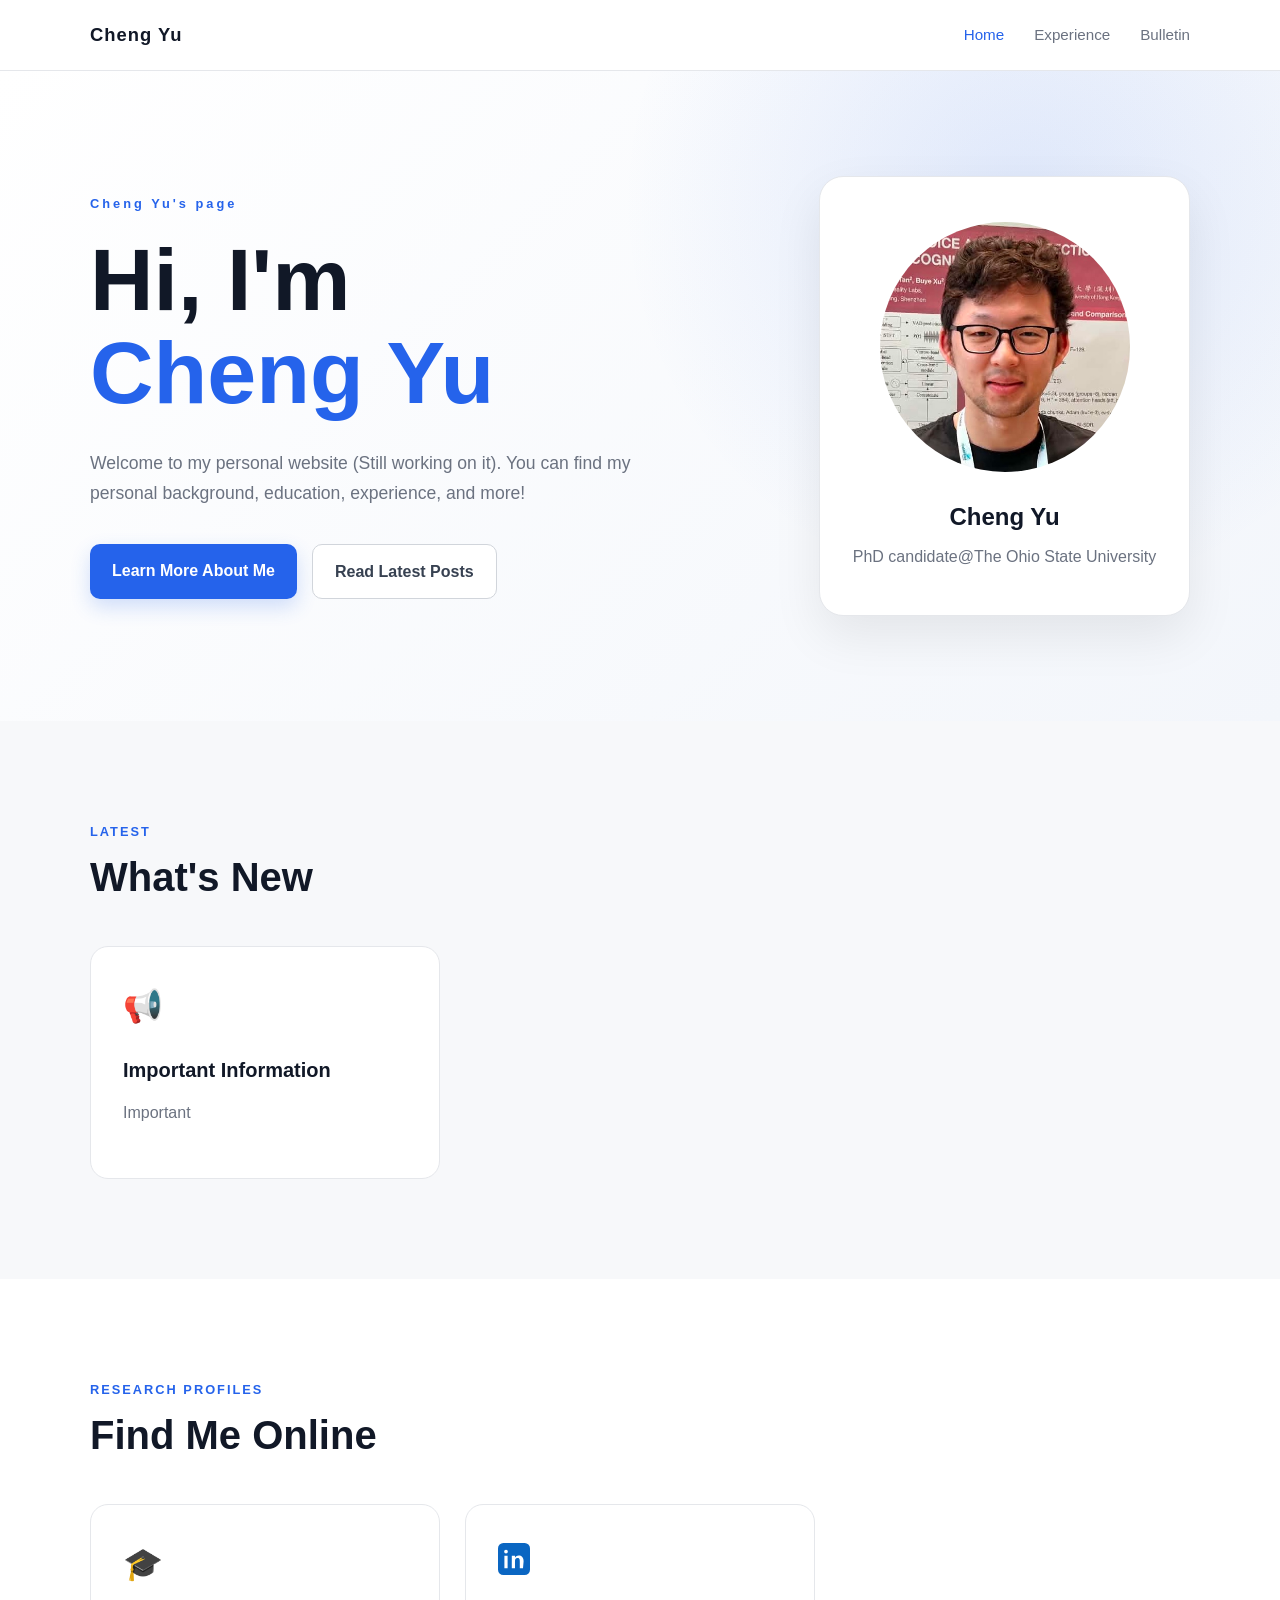
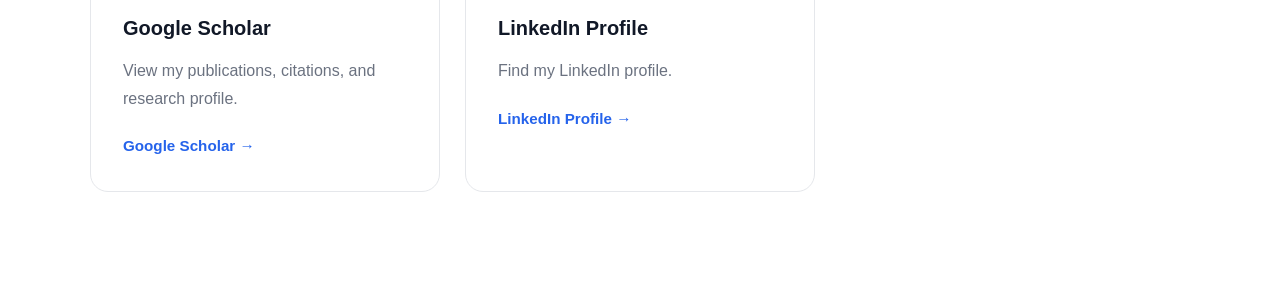
<file: index.html>
<!DOCTYPE html>
<html lang="en">

<head>
    <meta charset="UTF-8">
    <meta name="viewport" content="width=device-width, initial-scale=1.0">

    <title>My Personal Website</title>

    <link rel="stylesheet" href="style.css">
</head>

<body>

    <!-- Navigation Bar -->
    <header class="navbar">
        <div class="container nav-container">

            <a href="index.html" class="logo">
                Cheng Yu
            </a>

            <nav>
                <a href="index.html" class="active">Home</a>
                <a href="experience.html">Experience</a>
                <a href="bulletin.html">Bulletin</a>
            </nav>

        </div>
    </header>


    <!-- Hero Section -->
    <main>

        <section class="hero">
            <div class="container hero-content">

                <div class="hero-text">

                    <p class="hero-small">
                        Cheng Yu's page
                    </p>

                    <h1>
                        Hi, I'm<br>
                        <span>Cheng Yu</span>
                    </h1>

                    <p class="hero-description">
                        Welcome to my personal website (Still working on it).
                        You can find my personal background, education, experience, and more!
                    </p>

                    <div class="hero-buttons">

                        <a href="experience.html" class="btn primary">
                            Learn More About Me
                        </a>

                        <a href="bulletin.html" class="btn secondary">
                            Read Latest Posts
                        </a>

                    </div>

                </div>


                <!-- Profile Card -->
                <div class="hero-card">

                    <div class="profile-circle">
                        <img src="profile.jpg" alt="Profile Photo">
                    </div>

                    <h2>Cheng Yu</h2>

                    <p>
                        PhD candidate@The Ohio State University
                    </p>

                </div>

            </div>
        </section>


        <!-- Latest Information -->
        <section class="section">

            <div class="container">

                <div class="section-title">

                    <p>LATEST</p>

                    <h2>
                        What's New
                    </h2>

                </div>


                <div class="cards">

                    <!-- Information Card -->
                    <div class="card">

                        <span class="card-icon">
                            📢
                        </span>

                        <h3>
                            Important Information
                        </h3>

                        <p>
                            Important
        </section>

        <!-- ================================
             Research Profiles
        ================================= -->

        <section
            class="section"
            style="background: #ffffff;"
        >

            <div class="container">

                <div class="section-title">

                    <p>RESEARCH PROFILES</p>

                    <h2>
                        Find Me Online
                    </h2>

                </div>


                <div class="cards">


                    <!-- Google Scholar -->

                    <div class="card">

                        <span class="card-icon">
                            🎓
                        </span>

                        <h3>
                            Google Scholar
                        </h3>

                        <p>
                            View my publications,
                            citations, and research profile.
                        </p>

                        <a
                            href="https://scholar.google.com/citations?hl=zh-TW&user=RaVT25oAAAAJ"
                            target="_blank"
                            rel="noopener noreferrer"
                        >
                            Google Scholar →
                        </a>

                    </div>


                    <div class="card">

                        <span class="card-icon linkedin-icon">
                            <svg viewBox="0 0 24 24" width="32" height="32" aria-hidden="true">
                                <rect width="24" height="24" rx="4" fill="#0A66C2"/>
                                <path
                                    fill="#FFFFFF"
                                    d="M7.2 9.5H4.8V19h2.4V9.5zM6 5a1.4 1.4 0 1 0 0 2.8A1.4 1.4 0 0 0 6 5zM19.2 13.6c0-2.9-1.55-4.25-3.62-4.25-1.67 0-2.42.92-2.84 1.57V9.5h-2.4V19h2.4v-5.15c0-1.36.26-2.67 1.94-2.67 1.65 0 1.67 1.55 1.67 2.77V19h2.4l.45-5.4z"
                                />
                            </svg>
                        </span>

                        <h3>
                            LinkedIn Profile
                        </h3>

                        <p>
                            Find my LinkedIn profile.
                        </p>

                        <a
                            href="https://www.linkedin.com/in/williamchengyu/"
                            target="_blank"
                            rel="noopener noreferrer"
                        >
                            LinkedIn Profile →
                        </a>

                    </div>

                </div>

            </div>

        </section>
</file>
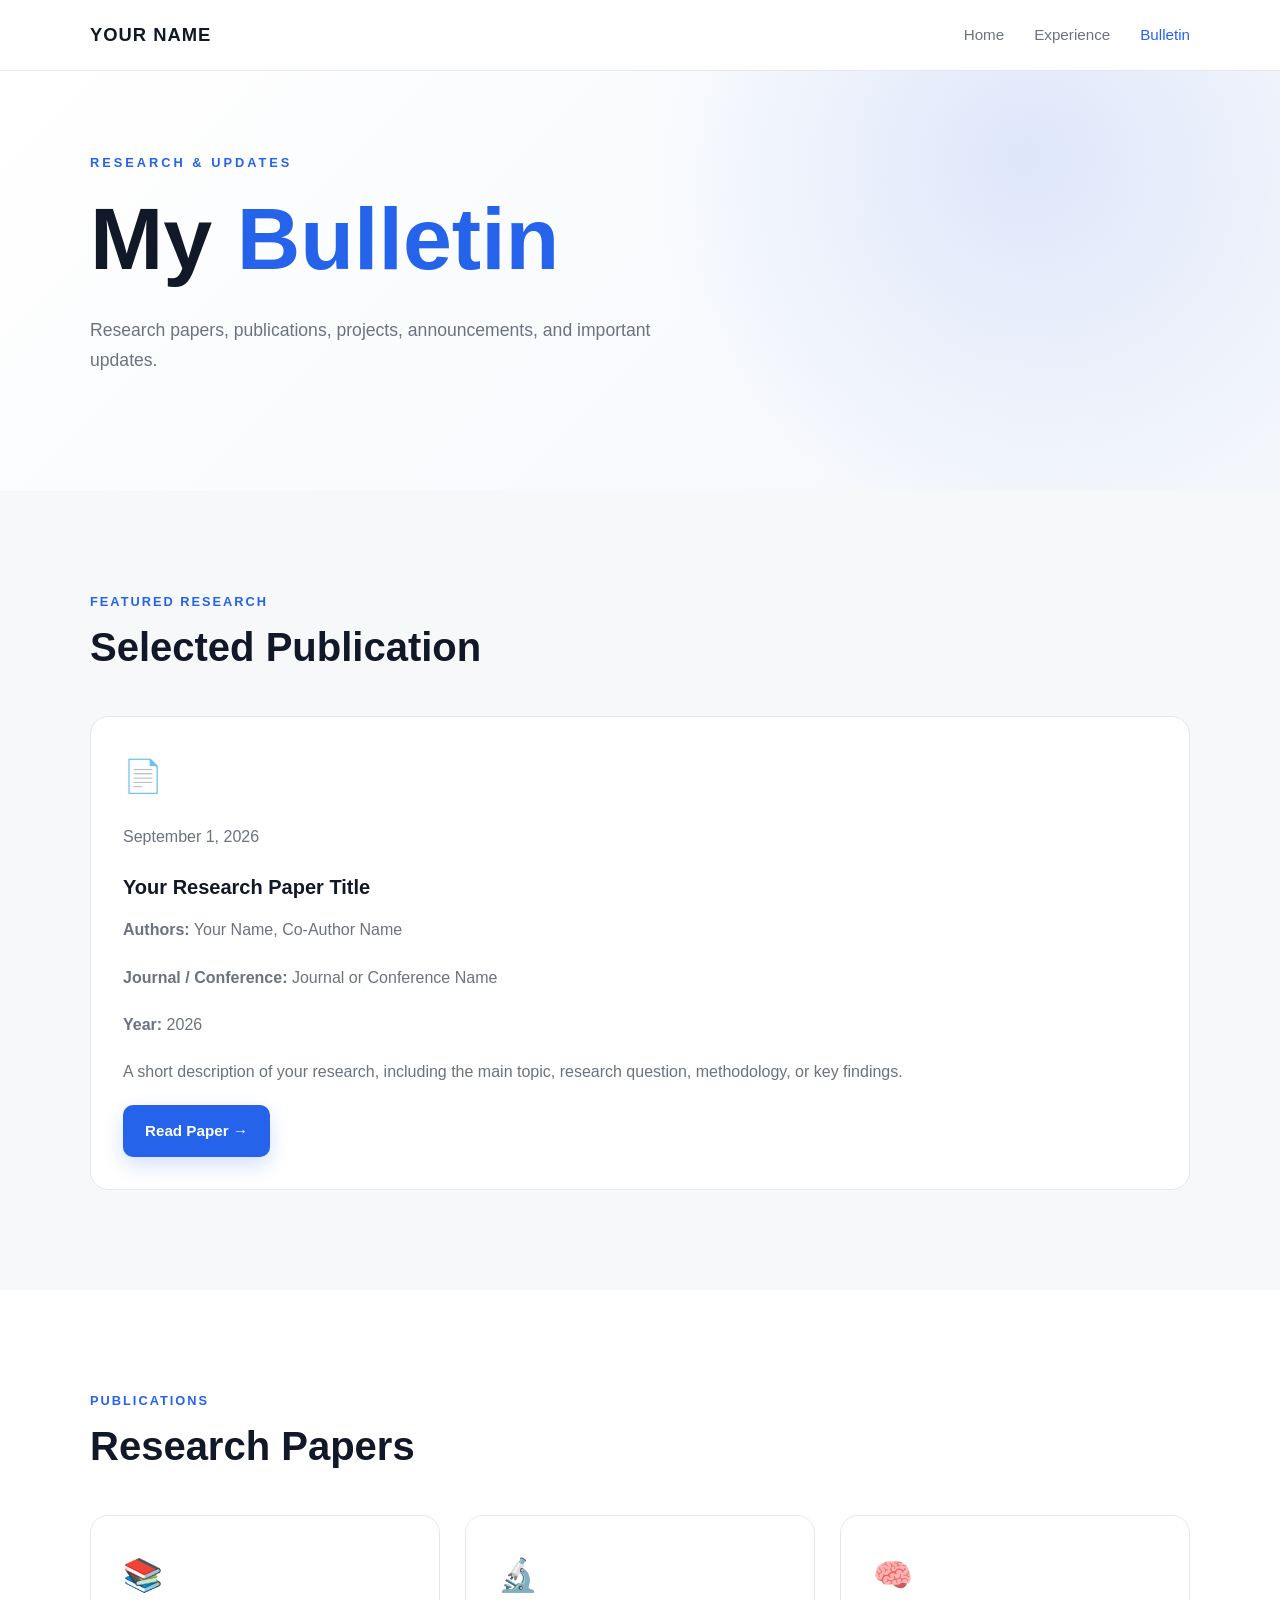
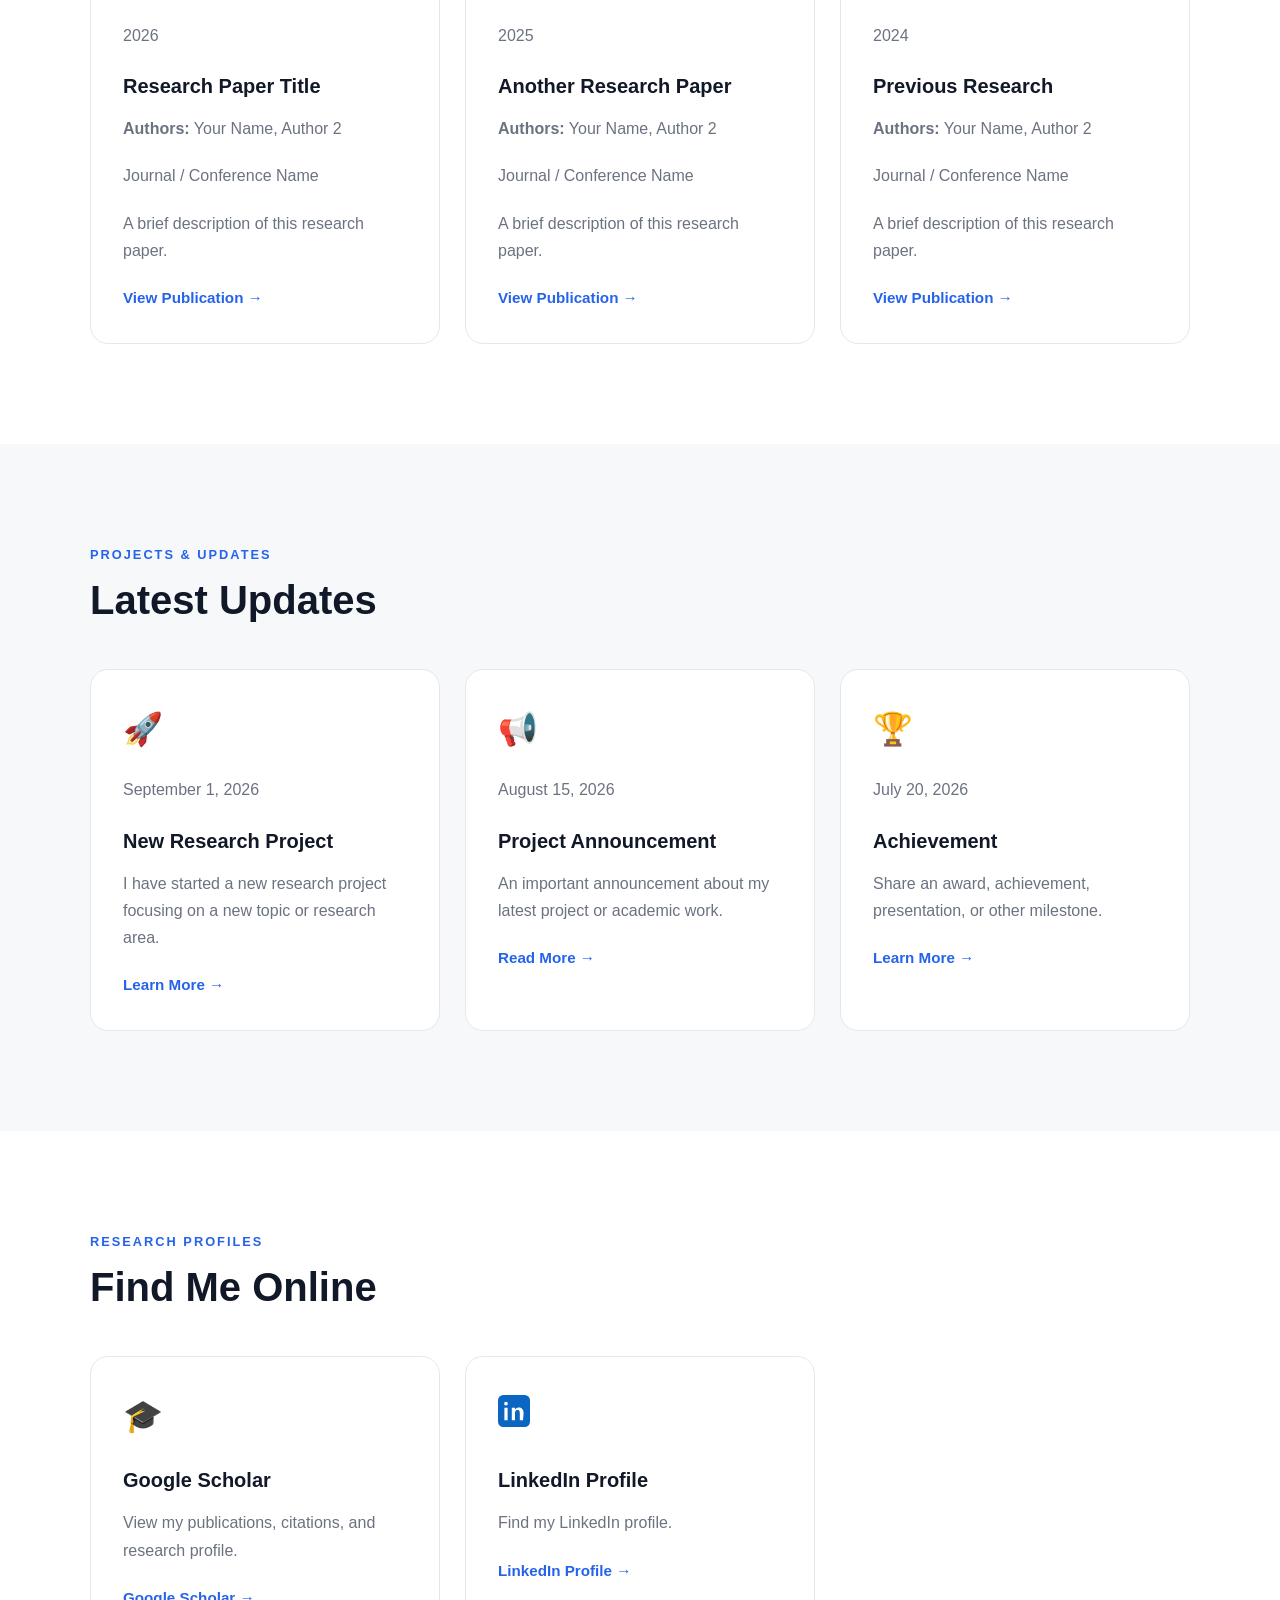
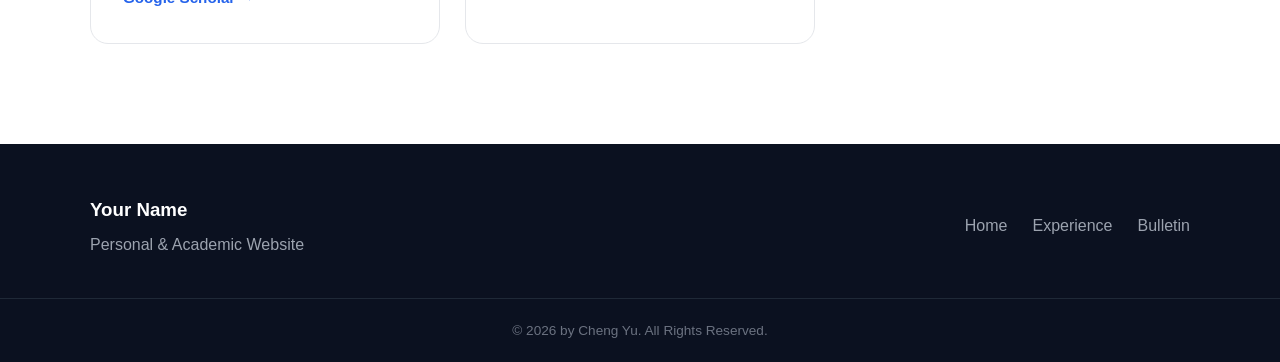
<file: bulletin.html>
<!DOCTYPE html>
<html lang="en">

<head>
    <meta charset="UTF-8">
    <meta name="viewport" content="width=device-width, initial-scale=1.0">

    <title>Bulletin | Your Name</title>

    <link rel="stylesheet" href="style.css">
</head>

<body>

    <!-- ================================
         Navigation
    ================================= -->

    <header class="navbar">

        <div class="container nav-container">

            <a href="index.html" class="logo">
                YOUR NAME
            </a>

            <nav>
                <a href="index.html">Home</a>
                <a href="experience.html">Experience</a>
                <a href="bulletin.html" class="active">
                    Bulletin
                </a>
            </nav>

        </div>

    </header>


    <main>

        <!-- ================================
             Page Header
        ================================= -->

        <section class="hero" style="min-height: 420px;">

            <div class="container">

                <p class="hero-small">
                    RESEARCH & UPDATES
                </p>

                <h1>
                    My <span>Bulletin</span>
                </h1>

                <p class="hero-description">
                    Research papers, publications, projects,
                    announcements, and important updates.
                </p>

            </div>

        </section>


        <!-- ================================
             Featured Research
        ================================= -->

        <section class="section">

            <div class="container">

                <div class="section-title">

                    <p>FEATURED RESEARCH</p>

                    <h2>
                        Selected Publication
                    </h2>

                </div>


                <article class="card">

                    <span class="card-icon">
                        📄
                    </span>

                    <p>
                        September 1, 2026
                    </p>

                    <h3>
                        Your Research Paper Title
                    </h3>

                    <p>
                        <strong>Authors:</strong>
                        Your Name, Co-Author Name
                    </p>

                    <p>
                        <strong>Journal / Conference:</strong>
                        Journal or Conference Name
                    </p>

                    <p>
                        <strong>Year:</strong>
                        2026
                    </p>

                    <p>
                        A short description of your research,
                        including the main topic, research question,
                        methodology, or key findings.
                    </p>

                    <a
                        href="https://doi.org/XXXXXXXX"
                        target="_blank"
                        rel="noopener noreferrer"
                        class="btn primary"
                    >
                        Read Paper →
                    </a>

                </article>

            </div>

        </section>


        <!-- ================================
             Publications
        ================================= -->

        <section
            class="section"
            style="background: #ffffff;"
        >

            <div class="container">

                <div class="section-title">

                    <p>PUBLICATIONS</p>

                    <h2>
                        Research Papers
                    </h2>

                </div>


                <div class="cards">


                    <!-- Publication 1 -->

                    <article class="card">

                        <span class="card-icon">
                            📚
                        </span>

                        <p>
                            2026
                        </p>

                        <h3>
                            Research Paper Title
                        </h3>

                        <p>
                            <strong>Authors:</strong>
                            Your Name, Author 2
                        </p>

                        <p>
                            Journal / Conference Name
                        </p>

                        <p>
                            A brief description of this
                            research paper.
                        </p>

                        <a
                            href="https://doi.org/XXXXXXXX"
                            target="_blank"
                            rel="noopener noreferrer"
                        >
                            View Publication →
                        </a>

                    </article>


                    <!-- Publication 2 -->

                    <article class="card">

                        <span class="card-icon">
                            🔬
                        </span>

                        <p>
                            2025
                        </p>

                        <h3>
                            Another Research Paper
                        </h3>

                        <p>
                            <strong>Authors:</strong>
                            Your Name, Author 2
                        </p>

                        <p>
                            Journal / Conference Name
                        </p>

                        <p>
                            A brief description of this
                            research paper.
                        </p>

                        <a
                            href="https://example.com/paper"
                            target="_blank"
                            rel="noopener noreferrer"
                        >
                            View Publication →
                        </a>

                    </article>


                    <!-- Publication 3 -->

                    <article class="card">

                        <span class="card-icon">
                            🧠
                        </span>

                        <p>
                            2024
                        </p>

                        <h3>
                            Previous Research
                        </h3>

                        <p>
                            <strong>Authors:</strong>
                            Your Name, Author 2
                        </p>

                        <p>
                            Journal / Conference Name
                        </p>

                        <p>
                            A brief description of this
                            research paper.
                        </p>

                        <a
                            href="https://example.com/paper"
                            target="_blank"
                            rel="noopener noreferrer"
                        >
                            View Publication →
                        </a>

                    </article>

                </div>

            </div>

        </section>


        <!-- ================================
             Projects & Updates
        ================================= -->

        <section class="section">

            <div class="container">

                <div class="section-title">

                    <p>PROJECTS & UPDATES</p>

                    <h2>
                        Latest Updates
                    </h2>

                </div>


                <div class="cards">


                    <!-- Update 1 -->

                    <article class="card">

                        <span class="card-icon">
                            🚀
                        </span>

                        <p>
                            September 1, 2026
                        </p>

                        <h3>
                            New Research Project
                        </h3>

                        <p>
                            I have started a new research project
                            focusing on a new topic or research area.
                        </p>

                        <a href="#">
                            Learn More →
                        </a>

                    </article>


                    <!-- Update 2 -->

                    <article class="card">

                        <span class="card-icon">
                            📢
                        </span>

                        <p>
                            August 15, 2026
                        </p>

                        <h3>
                            Project Announcement
                        </h3>

                        <p>
                            An important announcement about
                            my latest project or academic work.
                        </p>

                        <a href="#">
                            Read More →
                        </a>

                    </article>


                    <!-- Update 3 -->

                    <article class="card">

                        <span class="card-icon">
                            🏆
                        </span>

                        <p>
                            July 20, 2026
                        </p>

                        <h3>
                            Achievement
                        </h3>

                        <p>
                            Share an award, achievement,
                            presentation, or other milestone.
                        </p>

                        <a href="#">
                            Learn More →
                        </a>

                    </article>

                </div>

            </div>

        </section>


        <!-- ================================
             Research Profiles
        ================================= -->

        <section
            class="section"
            style="background: #ffffff;"
        >

            <div class="container">

                <div class="section-title">

                    <p>RESEARCH PROFILES</p>

                    <h2>
                        Find Me Online
                    </h2>

                </div>


                <div class="cards">


                    <!-- Google Scholar -->

                    <div class="card">

                        <span class="card-icon">
                            🎓
                        </span>

                        <h3>
                            Google Scholar
                        </h3>

                        <p>
                            View my publications,
                            citations, and research profile.
                        </p>

                        <a
                            href="https://scholar.google.com/citations?hl=zh-TW&user=RaVT25oAAAAJ"
                            target="_blank"
                            rel="noopener noreferrer"
                        >
                            Google Scholar →
                        </a>

                    </div>


                    <!-- ORCID -->

                    <!-- <div class="card">

                        <span class="card-icon">
                            🔬
                        </span>

                        <h3>
                            ORCID
                        </h3>

                        <p>
                            View my academic and research
                            profile.
                        </p>

                        <a
                            href="https://orcid.org/"
                            target="_blank"
                            rel="noopener noreferrer"
                        >
                            ORCID →
                        </a>

                    </div> -->


                    <!-- ResearchGate -->

                    <!-- <div class="card">

                        <span class="card-icon">
                            📖
                        </span>

                        <h3>
                            Research Profile
                        </h3>

                        <p>
                            Find my research papers
                            and academic work.
                        </p>

                        <a
                            href="#"
                            target="_blank"
                            rel="noopener noreferrer"
                        >
                            Research Profile →
                        </a>

                    </div> -->

                    <div class="card">

                        <span class="card-icon linkedin-icon">
                            <svg viewBox="0 0 24 24" width="32" height="32" aria-hidden="true">
                                <rect width="24" height="24" rx="4" fill="#0A66C2"/>
                                <path
                                    fill="#FFFFFF"
                                    d="M7.2 9.5H4.8V19h2.4V9.5zM6 5a1.4 1.4 0 1 0 0 2.8A1.4 1.4 0 0 0 6 5zM19.2 13.6c0-2.9-1.55-4.25-3.62-4.25-1.67 0-2.42.92-2.84 1.57V9.5h-2.4V19h2.4v-5.15c0-1.36.26-2.67 1.94-2.67 1.65 0 1.67 1.55 1.67 2.77V19h2.4l.45-5.4z"
                                />
                            </svg>
                        </span>

                        <h3>
                            LinkedIn Profile
                        </h3>

                        <p>
                            Find my LinkedIn profile.
                        </p>

                        <a
                            href="https://www.linkedin.com/in/williamchengyu/"
                            target="_blank"
                            rel="noopener noreferrer"
                        >
                            LinkedIn Profile →
                        </a>

                    </div>

                </div>

            </div>

        </section>


    </main>


    <!-- ================================
         Footer
    ================================= -->

    <footer>

        <div class="container footer-content">

            <div>

                <h3>
                    Your Name
                </h3>

                <p>
                    Personal & Academic Website
                </p>

            </div>


            <div class="footer-links">

                <a href="index.html">
                    Home
                </a>

                <a href="experience.html">
                    Experience
                </a>

                <a href="bulletin.html">
                    Bulletin
                </a>

            </div>

        </div>


        <div class="copyright">
            © 2026 by Cheng Yu. All Rights Reserved.
        </div>

    </footer>

</body>

</html>
</file>
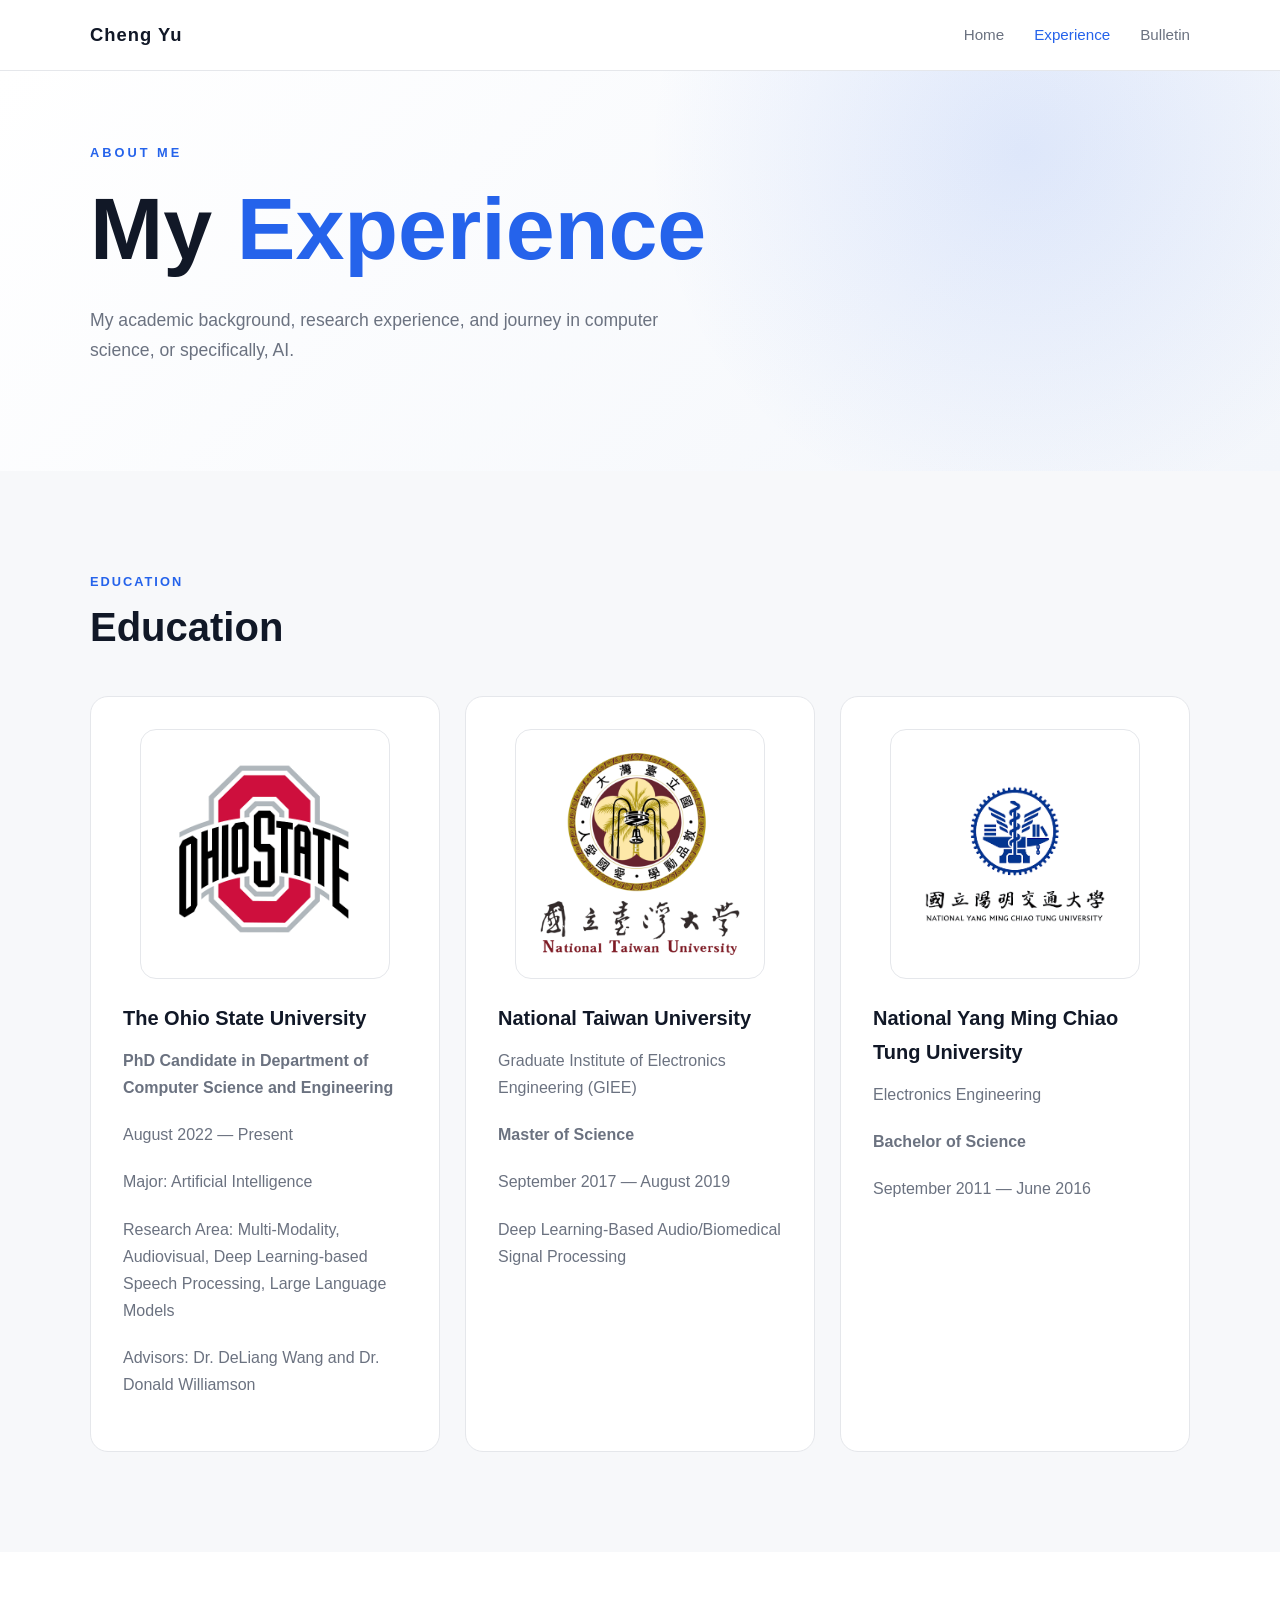
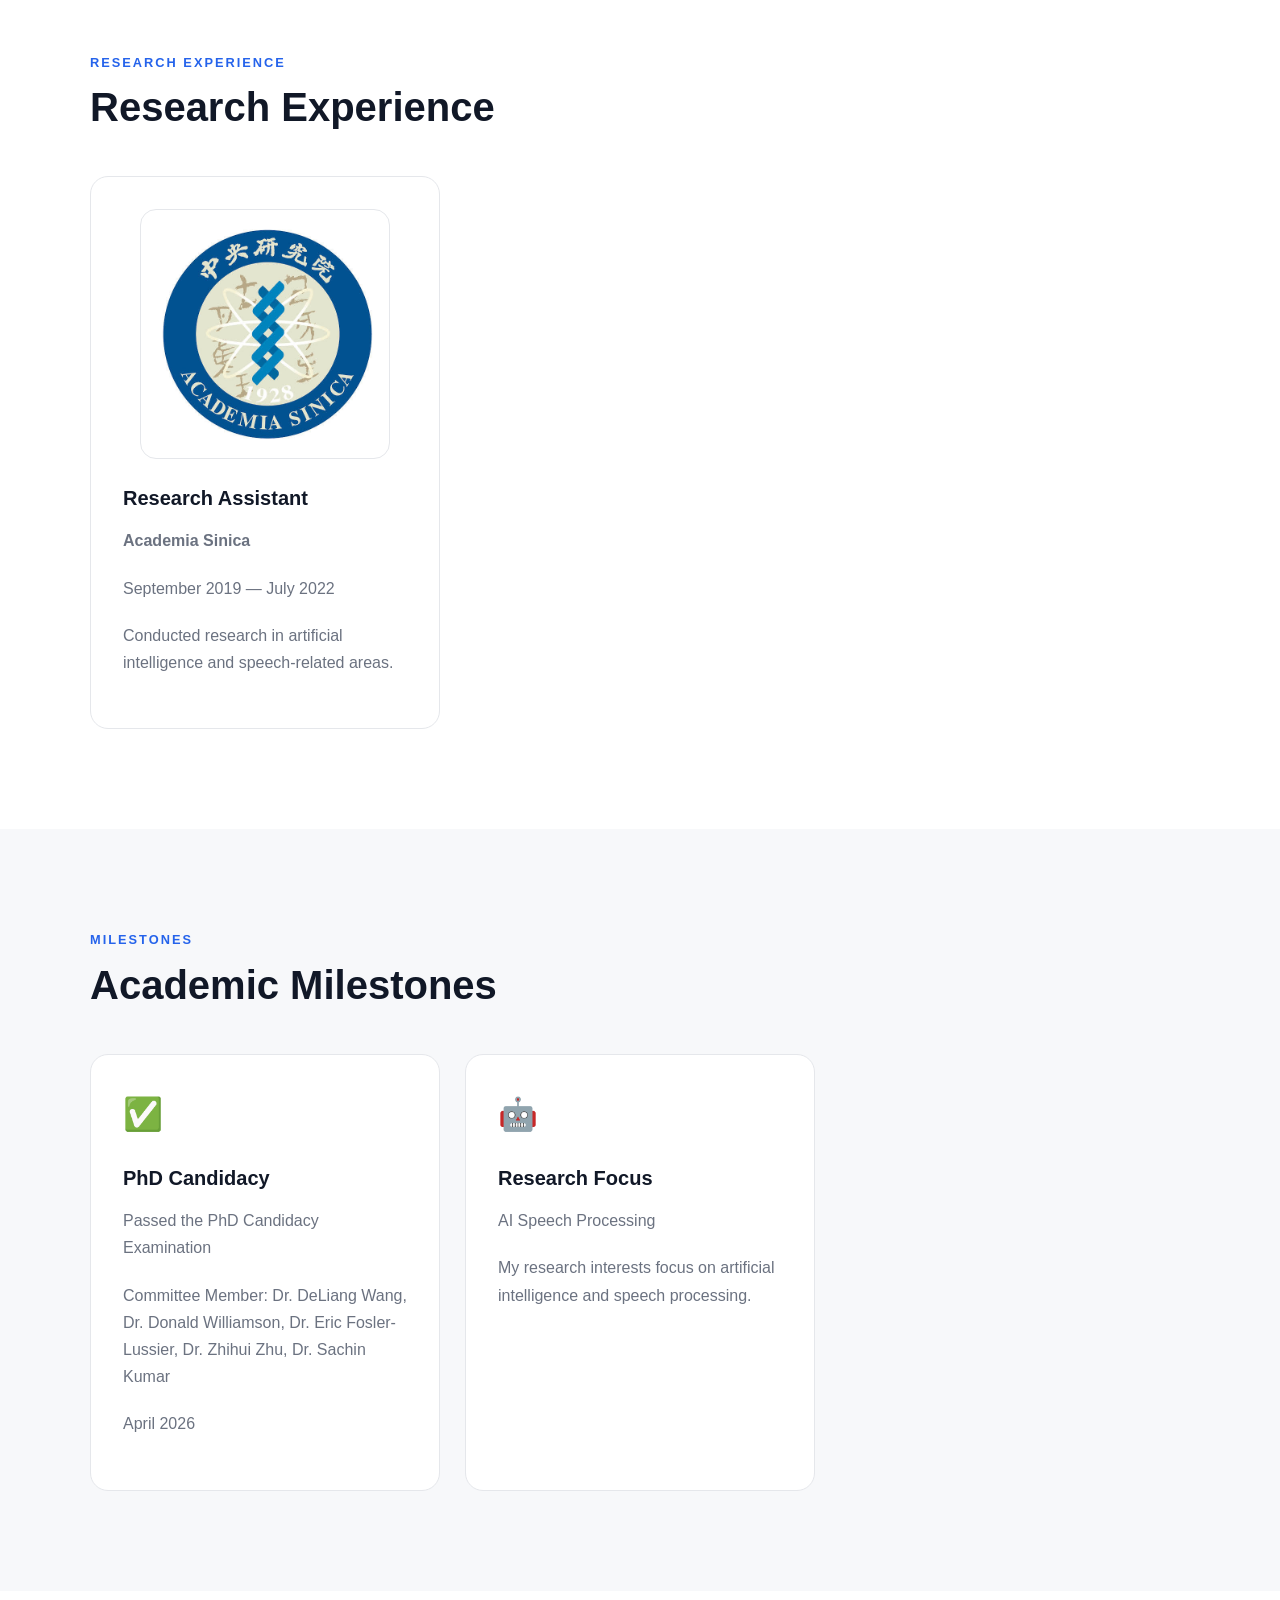
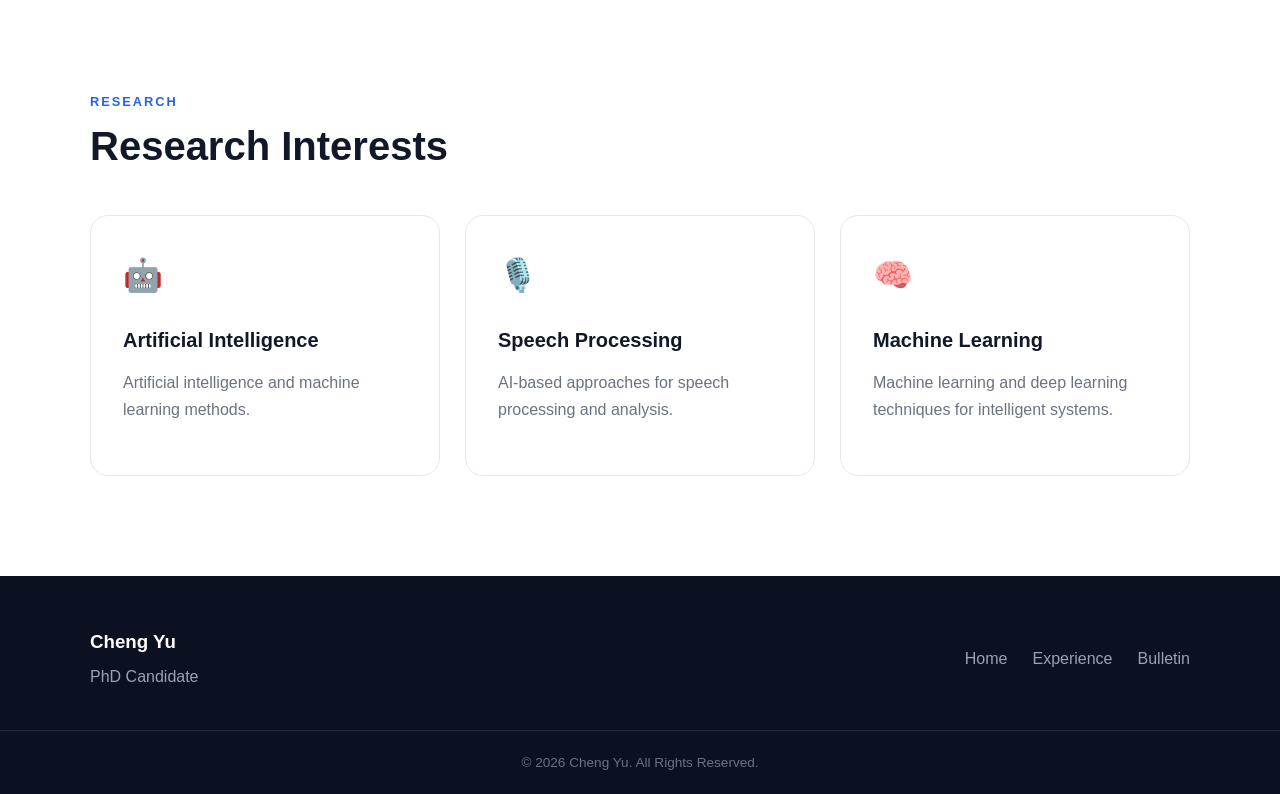
<file: experience.html>
<!DOCTYPE html>
<html lang="en">

<head>
    <meta charset="UTF-8">
    <meta name="viewport" content="width=device-width, initial-scale=1.0">

    <title>Experience | Cheng Yu</title>

    <link rel="stylesheet" href="style.css">
</head>

<body>

    <!-- ================================
         Navigation
    ================================= -->

    <header class="navbar">

        <div class="container nav-container">

            <a href="index.html" class="logo">
                Cheng Yu
            </a>

            <nav>
                <a href="index.html">
                    Home
                </a>

                <a href="experience.html" class="active">
                    Experience
                </a>

                <a href="bulletin.html">
                    Bulletin
                </a>
            </nav>

        </div>

    </header>


    <!-- ================================
         Main Content
    ================================= -->

    <main>


        <!-- ================================
             Page Header
        ================================= -->

        <section class="hero experience-hero">

            <div class="container">

                <p class="hero-small">
                    ABOUT ME
                </p>

                <h1>
                    My <span>Experience</span>
                </h1>

                <p class="hero-description">
                    My academic background, research experience,
                    and journey in computer science, or specifically, AI.
                </p>

            </div>

        </section>


        <!-- ================================
             Education
        ================================= -->

        <section class="section">

            <div class="container">

                <div class="section-title">

                    <p>
                        EDUCATION
                    </p>

                    <h2>
                        Education
                    </h2>

                </div>


                <div class="cards">


                    <!-- Ohio State University -->

                    <div class="card">

                        <div class="school-logo">
                            <img src="osu_logo.png" alt="The Ohio State University logo">
                        </div>

                        <h3>
                            The Ohio State University
                        </h3>

                        <p>
                            <strong>
                                PhD Candidate in Department of Computer Science and Engineering
                            </strong>
                        </p>

                        <p>
                            August 2022 — Present
                        </p>

                        <p>
                            Major: Artificial Intelligence
                        </p>

                        <p>
                            Research Area: Multi-Modality, Audiovisual, Deep Learning-based Speech Processing, Large Language Models
                        </p>

                        <p>
                            Advisors: Dr. DeLiang Wang and
                            Dr. Donald Williamson
                        </p>

                    </div>


                    <!-- National Taiwan University -->

                    <div class="card">

                        <div class="school-logo">
                            <img src="ntu_logo.png" alt="National Taiwan University logo">
                        </div>

                        <h3>
                            National Taiwan University
                        </h3>

                        <p>
                            Graduate Institute of Electronics Engineering (GIEE)
                        </p>

                        <p>
                            <strong>
                                Master of Science
                            </strong>
                        </p>

                        <p>
                            September 2017 — August 2019
                        </p>

                        <p>
                            Deep Learning-Based Audio/Biomedical Signal Processing
                        </p>
                        

                    </div>


                    <!-- National Chiao Tung University -->

                    <div class="card">

                        <div class="school-logo">
                            <img src="ncyu_logo.png" alt="National Chiao Tung University logo">
                        </div>

                        <h3>
                            National Yang Ming Chiao Tung University
                        </h3>

                        <p>
                            Electronics Engineering
                        </p>

                        <p>
                            <strong>
                                Bachelor of Science
                            </strong>
                        </p>

                        <p>
                            September 2011 — June 2016
                        </p>

                    </div>

                </div>

            </div>

        </section>


        <!-- ================================
             Research Experience
        ================================= -->

        <section class="section" style="background: #ffffff;">

            <div class="container">

                <div class="section-title">

                    <p>
                        RESEARCH EXPERIENCE
                    </p>

                    <h2>
                        Research Experience
                    </h2>

                </div>


                <div class="cards">


                    <!-- Academia Sinica -->

                    <div class="card">

                        <div class="school-logo">
                            <img src="as.png" alt="Academia Sinica logo">
                        </div>

                        <h3>
                            Research Assistant
                        </h3>

                        <p>
                            <strong>
                                Academia Sinica
                            </strong>
                        </p>

                        <p>
                            September 2019 — July 2022
                        </p>

                        <p>
                            Conducted research in artificial intelligence
                            and speech-related areas.
                        </p>

                    </div>

                </div>

            </div>

        </section>


        <!-- ================================
             Academic Milestones
        ================================= -->

        <section class="section">

            <div class="container">

                <div class="section-title">

                    <p>
                        MILESTONES
                    </p>

                    <h2>
                        Academic Milestones
                    </h2>

                </div>


                <div class="cards">


                    <!-- PhD Candidacy -->

                    <div class="card">

                        <span class="card-icon">
                            ✅
                        </span>

                        <h3>
                            PhD Candidacy
                        </h3>

                        <p>
                            Passed the PhD Candidacy Examination
                        </p>

                        <p>
                            Committee Member: Dr. DeLiang Wang, Dr. Donald Williamson, Dr. Eric Fosler-Lussier, Dr. Zhihui Zhu, Dr. Sachin Kumar
                        </p>

                        <p>
                            April 2026
                        </p>

                    </div>


                    <!-- Research Focus -->

                    <div class="card">

                        <span class="card-icon">
                            🤖
                        </span>

                        <h3>
                            Research Focus
                        </h3>

                        <p>
                            AI Speech Processing
                        </p>

                        <p>
                            My research interests focus on
                            artificial intelligence and speech processing.
                        </p>

                    </div>

                </div>

            </div>

        </section>


        <!-- ================================
             Research Interests
        ================================= -->

        <section class="section" style="background: #ffffff;">

            <div class="container">

                <div class="section-title">

                    <p>
                        RESEARCH
                    </p>

                    <h2>
                        Research Interests
                    </h2>

                </div>


                <div class="cards">


                    <div class="card">

                        <span class="card-icon">
                            🤖
                        </span>

                        <h3>
                            Artificial Intelligence
                        </h3>

                        <p>
                            Artificial intelligence and
                            machine learning methods.
                        </p>

                    </div>


                    <div class="card">

                        <span class="card-icon">
                            🎙️
                        </span>

                        <h3>
                            Speech Processing
                        </h3>

                        <p>
                            AI-based approaches for
                            speech processing and analysis.
                        </p>

                    </div>


                    <div class="card">

                        <span class="card-icon">
                            🧠
                        </span>

                        <h3>
                            Machine Learning
                        </h3>

                        <p>
                            Machine learning and deep learning
                            techniques for intelligent systems.
                        </p>

                    </div>

                </div>

            </div>

        </section>


    </main>


    <!-- ================================
         Footer
    ================================= -->

    <footer>

        <div class="container footer-content">

            <div>

                <h3>
                    Cheng Yu
                </h3>

                <p>
                    PhD Candidate
                </p>

            </div>


            <div class="footer-links">

                <a href="index.html">
                    Home
                </a>

                <a href="experience.html">
                    Experience
                </a>

                <a href="bulletin.html">
                    Bulletin
                </a>

            </div>

        </div>


        <div class="copyright">

            © 2026 Cheng Yu. All Rights Reserved.

        </div>

    </footer>


</body>

</html>
</file>
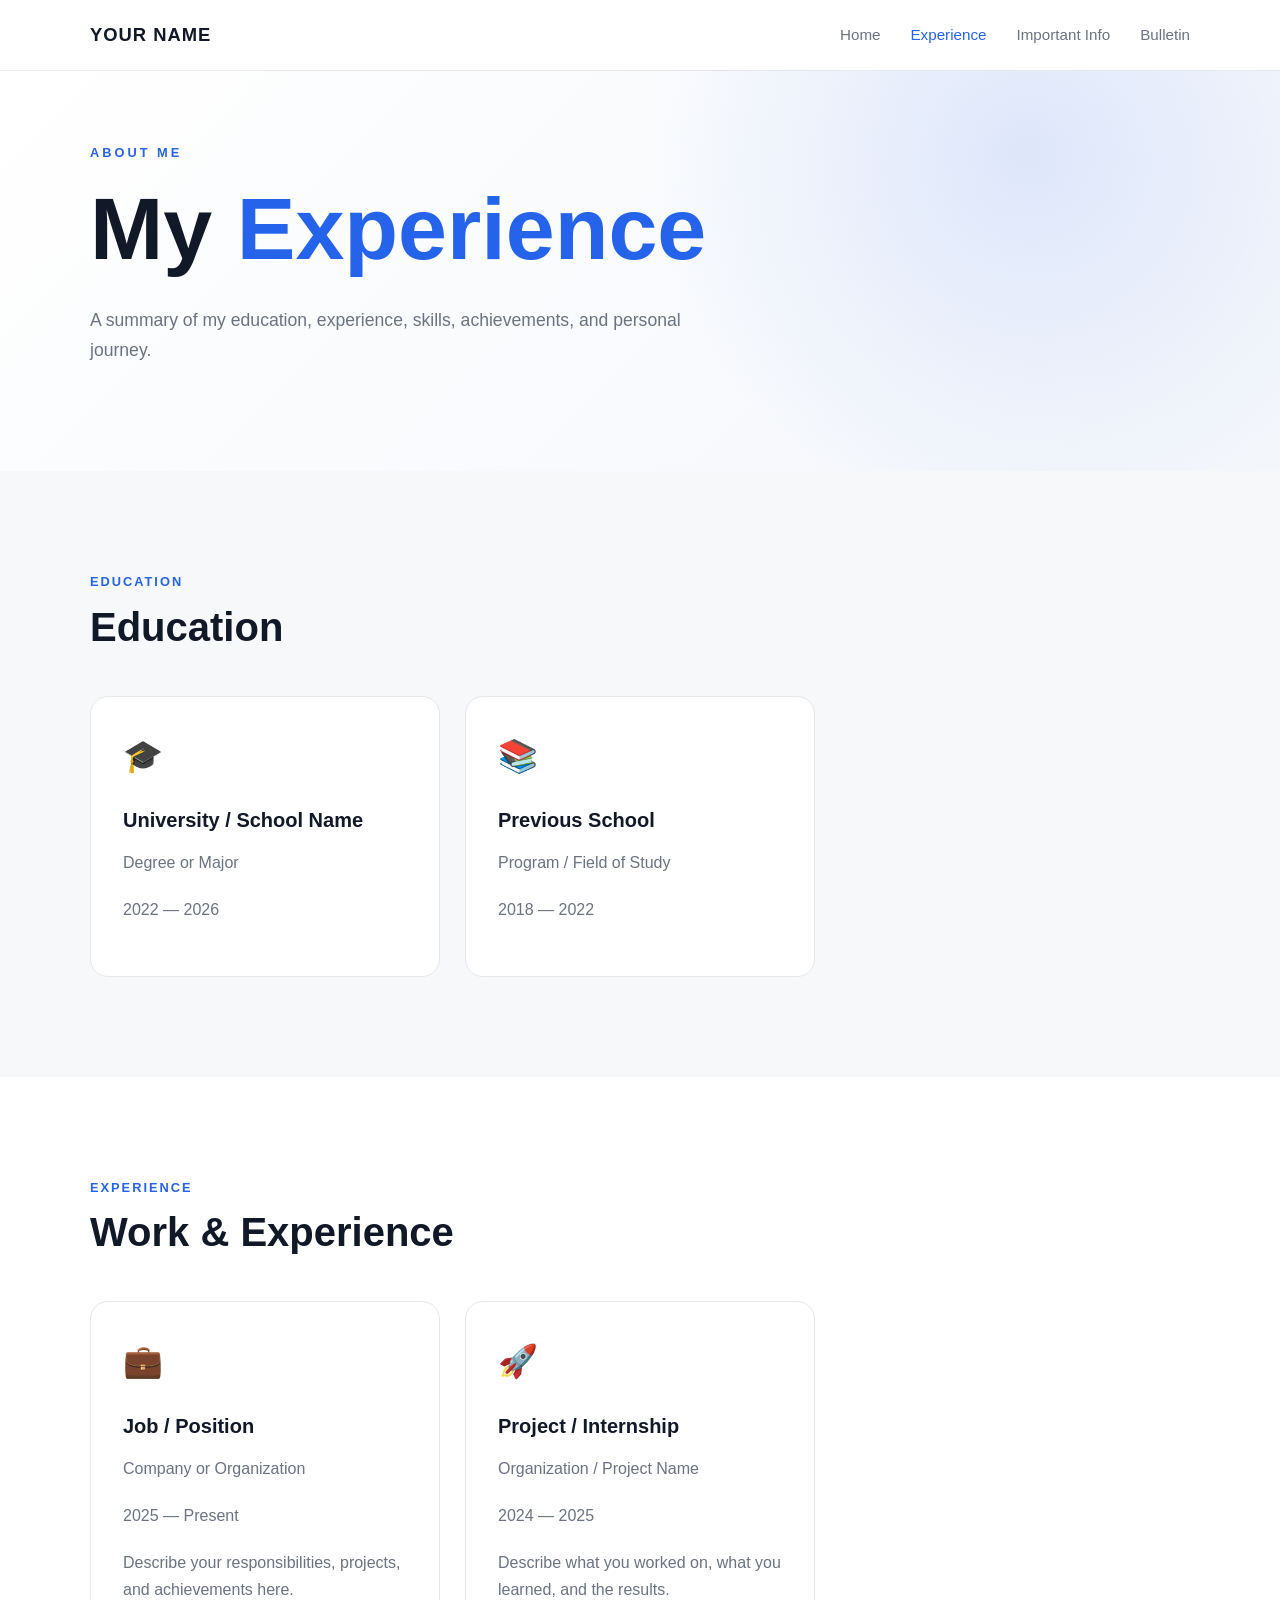
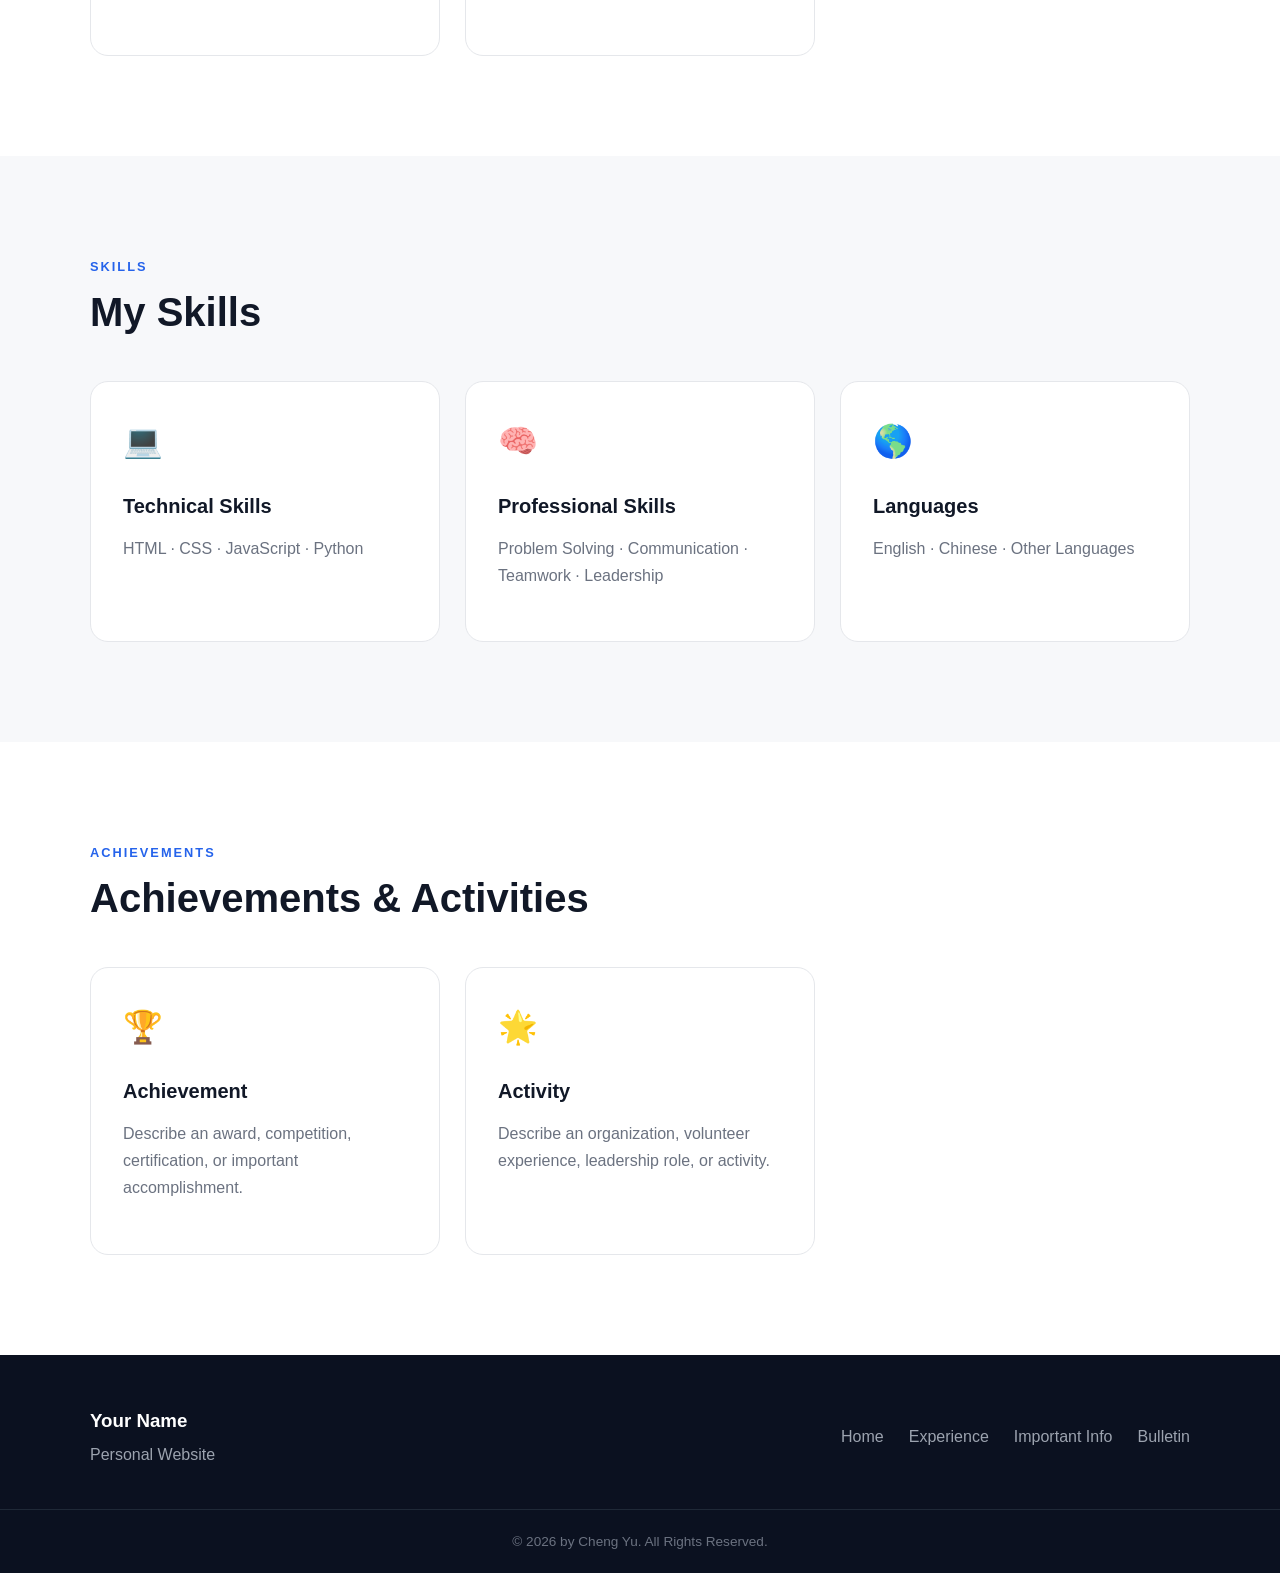
<file: information.html>
<!DOCTYPE html>
<html lang="en">

<head>
    <meta charset="UTF-8">
    <meta name="viewport" content="width=device-width, initial-scale=1.0">

    <title>Experience | My Personal Website</title>

    <link rel="stylesheet" href="style.css">
</head>

<body>

    <!-- Navigation -->
    <header class="navbar">

        <div class="container nav-container">

            <a href="index.html" class="logo">
                YOUR NAME
            </a>

            <nav>
                <a href="index.html">Home</a>
                <a href="experience.html" class="active">Experience</a>
                <a href="information.html">Important Info</a>
                <a href="bulletin.html">Bulletin</a>
            </nav>

        </div>

    </header>


    <main>

        <!-- Page Header -->
        <section class="hero" style="min-height: 400px;">

            <div class="container">

                <p class="hero-small">
                    ABOUT ME
                </p>

                <h1>
                    My <span>Experience</span>
                </h1>

                <p class="hero-description">
                    A summary of my education, experience,
                    skills, achievements, and personal journey.
                </p>

            </div>

        </section>


        <!-- Education -->
        <section class="section">

            <div class="container">

                <div class="section-title">

                    <p>EDUCATION</p>

                    <h2>
                        Education
                    </h2>

                </div>


                <div class="cards">

                    <div class="card">

                        <span class="card-icon">
                            🎓
                        </span>

                        <h3>
                            University / School Name
                        </h3>

                        <p>
                            Degree or Major
                        </p>

                        <p>
                            2022 — 2026
                        </p>

                    </div>


                    <div class="card">

                        <span class="card-icon">
                            📚
                        </span>

                        <h3>
                            Previous School
                        </h3>

                        <p>
                            Program / Field of Study
                        </p>

                        <p>
                            2018 — 2022
                        </p>

                    </div>

                </div>

            </div>

        </section>


        <!-- Experience -->
        <section class="section" style="background: #ffffff;">

            <div class="container">

                <div class="section-title">

                    <p>EXPERIENCE</p>

                    <h2>
                        Work & Experience
                    </h2>

                </div>


                <div class="cards">

                    <div class="card">

                        <span class="card-icon">
                            💼
                        </span>

                        <h3>
                            Job / Position
                        </h3>

                        <p>
                            Company or Organization
                        </p>

                        <p>
                            2025 — Present
                        </p>

                        <p>
                            Describe your responsibilities,
                            projects, and achievements here.
                        </p>

                    </div>


                    <div class="card">

                        <span class="card-icon">
                            🚀
                        </span>

                        <h3>
                            Project / Internship
                        </h3>

                        <p>
                            Organization / Project Name
                        </p>

                        <p>
                            2024 — 2025
                        </p>

                        <p>
                            Describe what you worked on,
                            what you learned, and the results.
                        </p>

                    </div>

                </div>

            </div>

        </section>


        <!-- Skills -->
        <section class="section">

            <div class="container">

                <div class="section-title">

                    <p>SKILLS</p>

                    <h2>
                        My Skills
                    </h2>

                </div>


                <div class="cards">

                    <div class="card">

                        <span class="card-icon">
                            💻
                        </span>

                        <h3>
                            Technical Skills
                        </h3>

                        <p>
                            HTML · CSS · JavaScript · Python
                        </p>

                    </div>


                    <div class="card">

                        <span class="card-icon">
                            🧠
                        </span>

                        <h3>
                            Professional Skills
                        </h3>

                        <p>
                            Problem Solving · Communication ·
                            Teamwork · Leadership
                        </p>

                    </div>


                    <div class="card">

                        <span class="card-icon">
                            🌎
                        </span>

                        <h3>
                            Languages
                        </h3>

                        <p>
                            English · Chinese · Other Languages
                        </p>

                    </div>

                </div>

            </div>

        </section>


        <!-- Achievements -->
        <section class="section" style="background: #ffffff;">

            <div class="container">

                <div class="section-title">

                    <p>ACHIEVEMENTS</p>

                    <h2>
                        Achievements & Activities
                    </h2>

                </div>


                <div class="cards">

                    <div class="card">

                        <span class="card-icon">
                            🏆
                        </span>

                        <h3>
                            Achievement
                        </h3>

                        <p>
                            Describe an award,
                            competition, certification,
                            or important accomplishment.
                        </p>

                    </div>


                    <div class="card">

                        <span class="card-icon">
                            🌟
                        </span>

                        <h3>
                            Activity
                        </h3>

                        <p>
                            Describe an organization,
                            volunteer experience,
                            leadership role, or activity.
                        </p>

                    </div>

                </div>

            </div>

        </section>


    </main>


    <!-- Footer -->
    <footer>

        <div class="container footer-content">

            <div>

                <h3>
                    Your Name
                </h3>

                <p>
                    Personal Website
                </p>

            </div>


            <div class="footer-links">

                <a href="index.html">
                    Home
                </a>

                <a href="experience.html">
                    Experience
                </a>

                <a href="information.html">
                    Important Info
                </a>

                <a href="bulletin.html">
                    Bulletin
                </a>

            </div>

        </div>


        <div class="copyright">
            © 2026 by Cheng Yu. All Rights Reserved.
        </div>

    </footer>

</body>

</html>
</file>
<file: style.css>
/* ================================
   Global Settings
================================ */

* {
    margin: 0;
    padding: 0;
    box-sizing: border-box;
}

html {
    scroll-behavior: smooth;
}

body {
    font-family:
        -apple-system,
        BlinkMacSystemFont,
        "Segoe UI",
        Roboto,
        Helvetica,
        Arial,
        sans-serif;

    background: #f7f8fa;
    color: #1f2937;
    line-height: 1.7;
}


/* ================================
   Common
================================ */

.container {
    width: min(1100px, 90%);
    margin: 0 auto;
}

a {
    text-decoration: none;
    color: inherit;
}


/* ================================
   Navigation
================================ */

.navbar {
    position: sticky;
    top: 0;
    z-index: 1000;

    background: rgba(255, 255, 255, 0.92);
    backdrop-filter: blur(12px);

    border-bottom: 1px solid #e5e7eb;
}

.nav-container {
    min-height: 70px;

    display: flex;
    align-items: center;
    justify-content: space-between;
}

.logo {
    font-size: 1.15rem;
    font-weight: 800;
    letter-spacing: 1px;

    color: #111827;
}

nav {
    display: flex;
    align-items: center;
    gap: 30px;
}

nav a {
    color: #6b7280;

    font-size: 0.95rem;
    font-weight: 500;

    transition: color 0.2s ease;
}

nav a:hover,
nav a.active {
    color: #2563eb;
}


/* ================================
   Hero
================================ */

.hero {
    min-height: 650px;

    display: flex;
    align-items: center;

    background:
        radial-gradient(
            circle at 80% 20%,
            rgba(37, 99, 235, 0.12),
            transparent 35%
        ),
        linear-gradient(
            135deg,
            #ffffff,
            #f3f6fb
        );
}


/* Experience Page Hero */

.experience-hero {
    min-height: 400px;
}


.hero-content {
    display: grid;

    grid-template-columns: 1.4fr 0.8fr;

    gap: 80px;

    align-items: center;
}

.hero-small {
    color: #2563eb;

    font-size: 0.8rem;
    font-weight: 700;

    letter-spacing: 3px;

    margin-bottom: 20px;
}

.hero h1 {
    font-size: clamp(3rem, 7vw, 5.5rem);

    line-height: 1.05;

    color: #111827;

    margin-bottom: 30px;
}

.hero h1 span {
    color: #2563eb;
}

.hero-description {
    max-width: 600px;

    font-size: 1.1rem;

    color: #6b7280;

    margin-bottom: 35px;
}


/* ================================
   Buttons
================================ */

.hero-buttons {
    display: flex;

    gap: 15px;

    flex-wrap: wrap;
}

.btn {
    display: inline-block;

    padding: 13px 22px;

    border-radius: 10px;

    font-weight: 600;

    transition:
        transform 0.2s ease,
        box-shadow 0.2s ease,
        background 0.2s ease;
}

.btn:hover {
    transform: translateY(-2px);
}

.btn.primary {
    background: #2563eb;

    color: white;

    box-shadow:
        0 8px 20px rgba(37, 99, 235, 0.2);
}

.btn.primary:hover {
    background: #1d4ed8;
}

.btn.secondary {
    background: white;

    color: #374151;

    border: 1px solid #d1d5db;
}

.btn.secondary:hover {
    background: #f9fafb;
}


/* ================================
   Profile Card
================================ */

.hero-card {
    background: white;

    padding: 45px 30px;

    border-radius: 24px;

    text-align: center;

    border: 1px solid #e5e7eb;

    box-shadow:
        0 20px 50px rgba(0, 0, 0, 0.08);
}


/* ================================
   Profile Photo
================================ */

.profile-circle {
    width: 250px;
    height: 250px;

    margin: 0 auto 25px;

    border-radius: 50%;

    overflow: hidden;

    background:
        linear-gradient(
            135deg,
            #dbeafe,
            #eff6ff
        );

    display: flex;
    align-items: center;
    justify-content: center;
}

.profile-circle img {
    width: 100%;
    height: 100%;

    object-fit: cover;

    display: block;
}


/* Profile Name */

.hero-card h2 {
    font-size: 1.5rem;

    color: #111827;

    margin-top: 0;
    margin-bottom: 5px;
}


/* Profile Position */

.hero-card p {
    color: #6b7280;

    margin: 0;
}


/* ================================
   School Logos
================================ */

.school-logo {
    width: 250px;
    height: 250px;

    margin: 0 auto 22px;

    padding: 12px;

    display: flex;
    align-items: center;
    justify-content: center;

    background: #ffffff;

    border: 1px solid #e5e7eb;

    border-radius: 16px;
}

.school-logo img {
    width: 100%;
    height: 100%;

    object-fit: contain;

    display: block;
}


/* ================================
   Sections
================================ */

.section {
    padding: 100px 0;
}

.section-title {
    margin-bottom: 45px;
}

.section-title p,
.section-label {
    color: #2563eb;

    font-size: 0.8rem;
    font-weight: 700;

    letter-spacing: 2px;

    margin-bottom: 10px;
}

.section-title h2,
.about-section h2 {
    font-size: 2.5rem;

    line-height: 1.2;

    color: #111827;
}


/* ================================
   Cards
================================ */

.cards {
    display: grid;

    grid-template-columns:
        repeat(3, 1fr);

    gap: 25px;
}

.card {
    background: white;

    padding: 32px;

    border-radius: 18px;

    border: 1px solid #e5e7eb;

    transition:
        transform 0.2s ease,
        box-shadow 0.2s ease;
}

.card:hover {
    transform: translateY(-5px);

    box-shadow:
        0 15px 35px rgba(0, 0, 0, 0.08);
}


/* Card Icon */

.card-icon {
    display: block;

    font-size: 2rem;

    margin-bottom: 20px;
}


/* Card Title */

.card h3 {
    font-size: 1.25rem;

    color: #111827;

    margin-bottom: 12px;
}


/* Card Text */

.card p {
    color: #6b7280;

    margin-bottom: 20px;
}

.card a {
    color: #2563eb;

    font-weight: 600;

    font-size: 0.95rem;
}


/* ================================
   About Section
================================ */

.about-section {
    background: #111827;

    color: white;
}

.about-grid {
    display: grid;

    grid-template-columns:
        0.8fr 1.2fr;

    gap: 80px;

    align-items: start;
}

.about-section h2 {
    color: white;
}

.about-section p {
    color: #d1d5db;

    font-size: 1.05rem;

    margin-bottom: 20px;
}


/* ================================
   Footer
================================ */

footer {
    background: #0b1120;

    color: white;

    padding-top: 50px;
}

.footer-content {
    display: flex;

    justify-content: space-between;

    gap: 30px;

    padding-bottom: 40px;
}

.footer-content h3 {
    margin-bottom: 5px;
}

.footer-content p {
    color: #9ca3af;
}

.footer-links {
    display: flex;

    gap: 25px;

    align-items: center;
}

.footer-links a {
    color: #9ca3af;

    transition: color 0.2s ease;
}

.footer-links a:hover {
    color: white;
}

.copyright {
    text-align: center;

    border-top: 1px solid #1f2937;

    padding: 20px;

    color: #6b7280;

    font-size: 0.85rem;
}


/* ================================
   Mobile
================================ */

@media (max-width: 800px) {

    .nav-container {
        flex-direction: column;

        padding: 18px 0;

        gap: 12px;
    }

    nav {
        gap: 15px;

        flex-wrap: wrap;

        justify-content: center;
    }

    nav a {
        font-size: 0.85rem;
    }


    /* Hero */

    .hero {
        min-height: auto;

        padding: 80px 0;
    }

    .experience-hero {
        min-height: auto;
    }

    .hero-content {
        grid-template-columns: 1fr;

        gap: 50px;
    }

    .hero h1 {
        font-size: 3.5rem;
    }


    /* Cards */

    .cards {
        grid-template-columns: 1fr;
    }


    /* About */

    .about-grid {
        grid-template-columns: 1fr;

        gap: 30px;
    }


    /* Footer */

    .footer-content {
        flex-direction: column;
    }

    .footer-links {
        flex-wrap: wrap;
    }
}


/* ================================
   Small Mobile
================================ */

@media (max-width: 500px) {

    .hero h1 {
        font-size: 2.8rem;
    }

    .section {
        padding: 70px 0;
    }

    .section-title h2,
    .about-section h2 {
        font-size: 2rem;
    }

    .hero-buttons {
        flex-direction: column;
    }

    .btn {
        text-align: center;
    }


    /* Smaller School Logo */

    .school-logo {
        width: 95px;
        height: 95px;

        margin-bottom: 18px;

        padding: 10px;
    }
}
</file>
